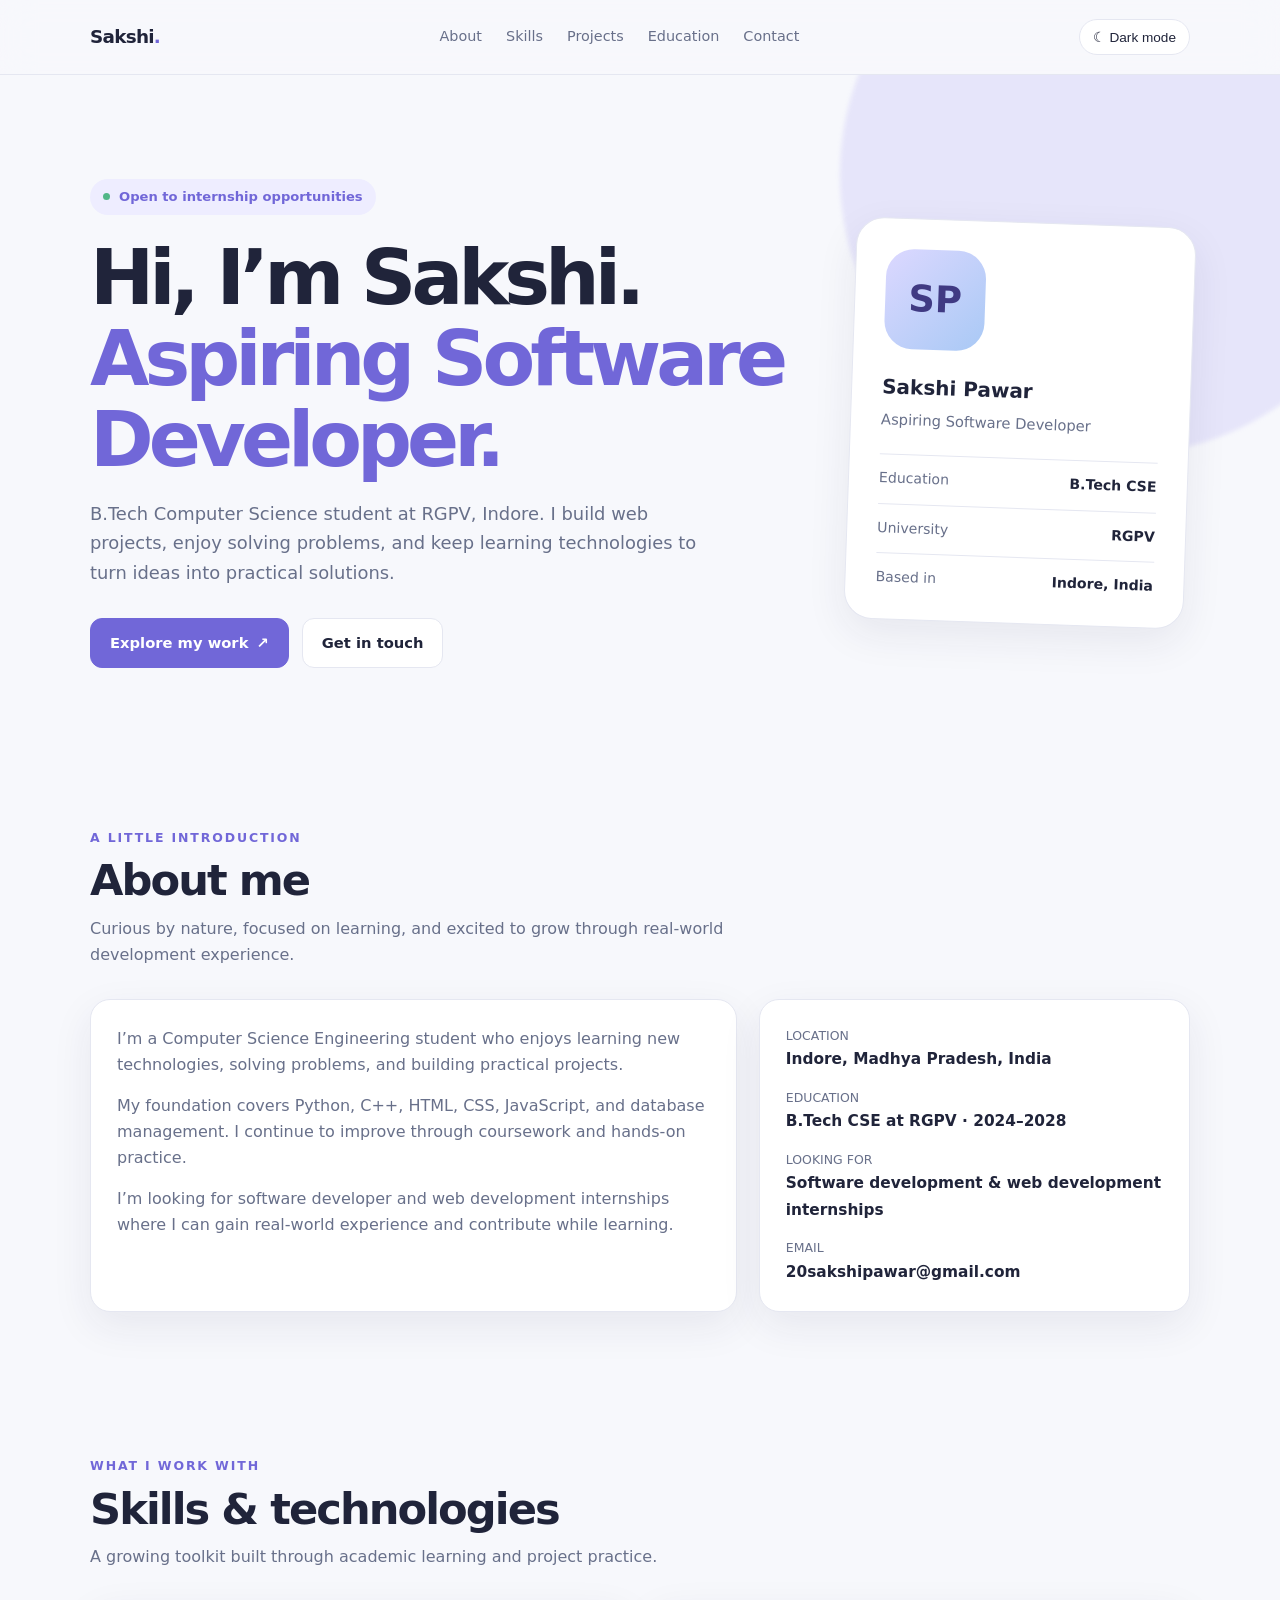
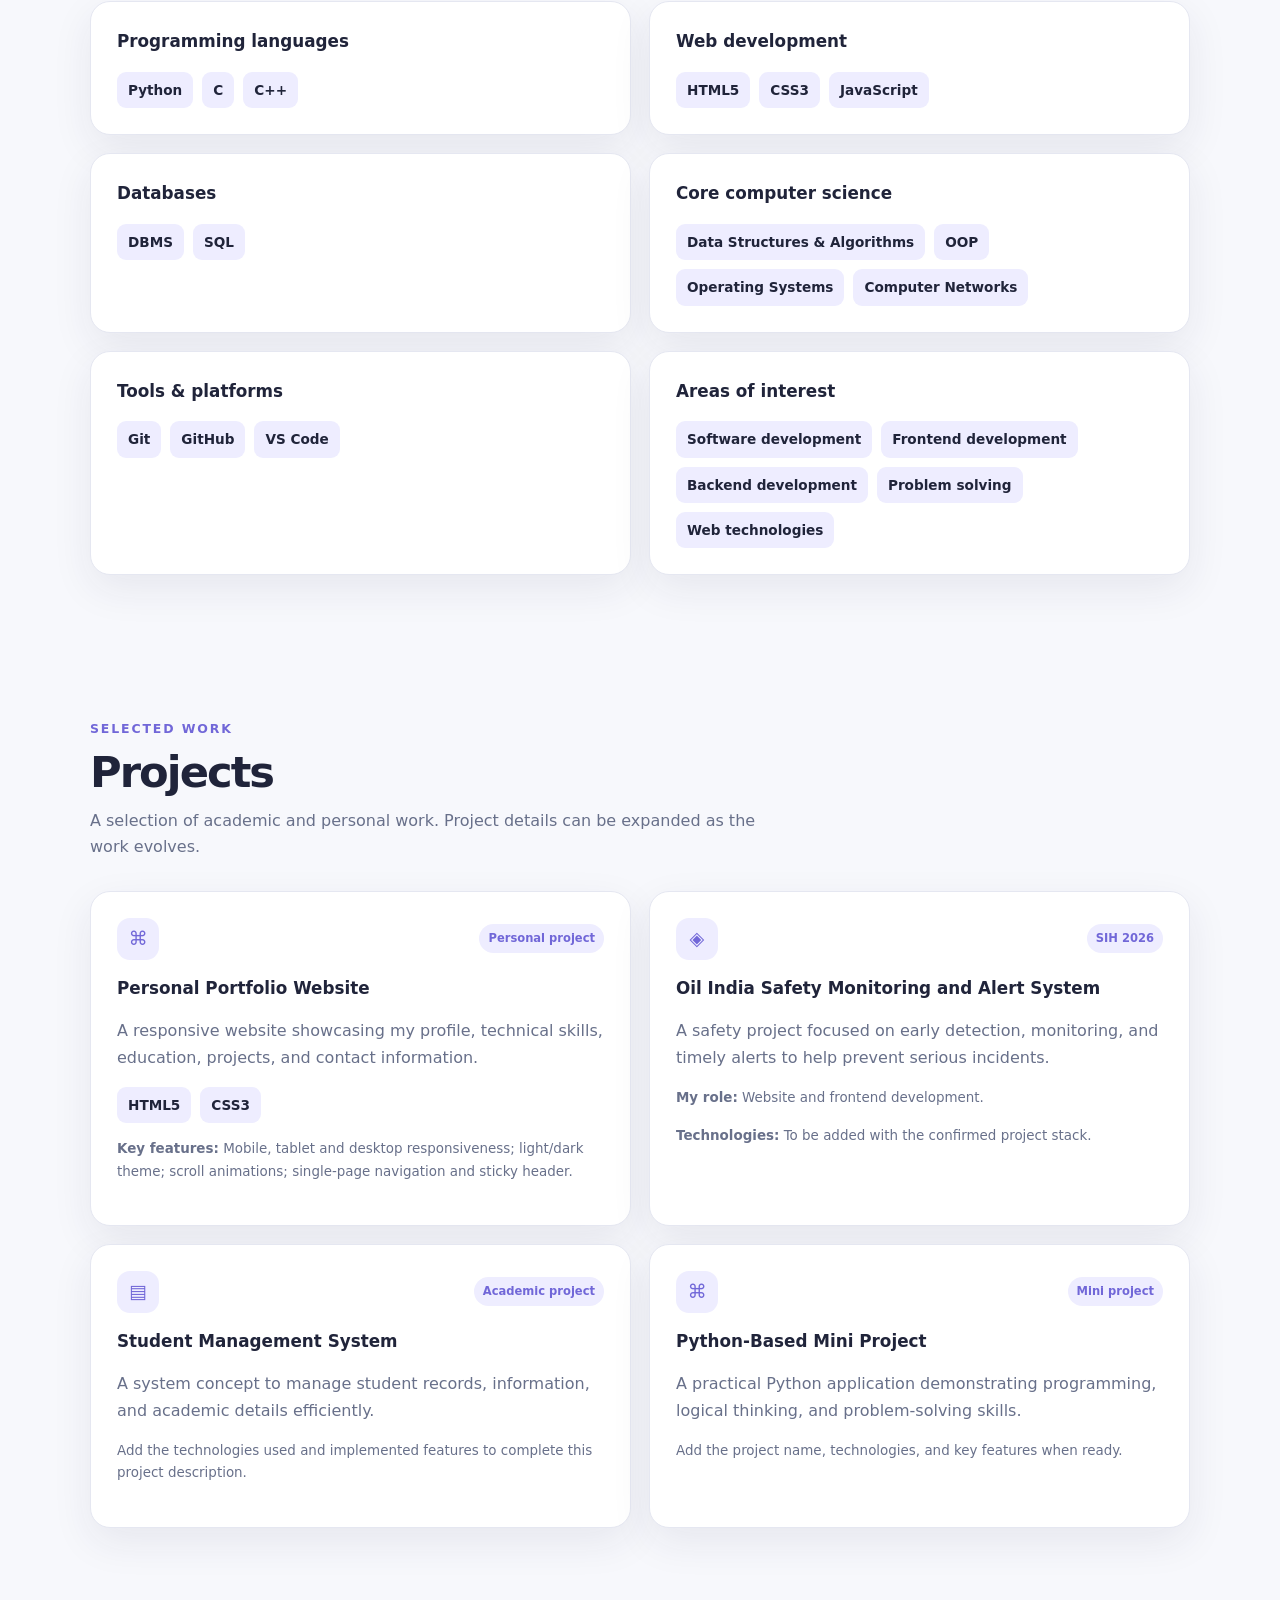
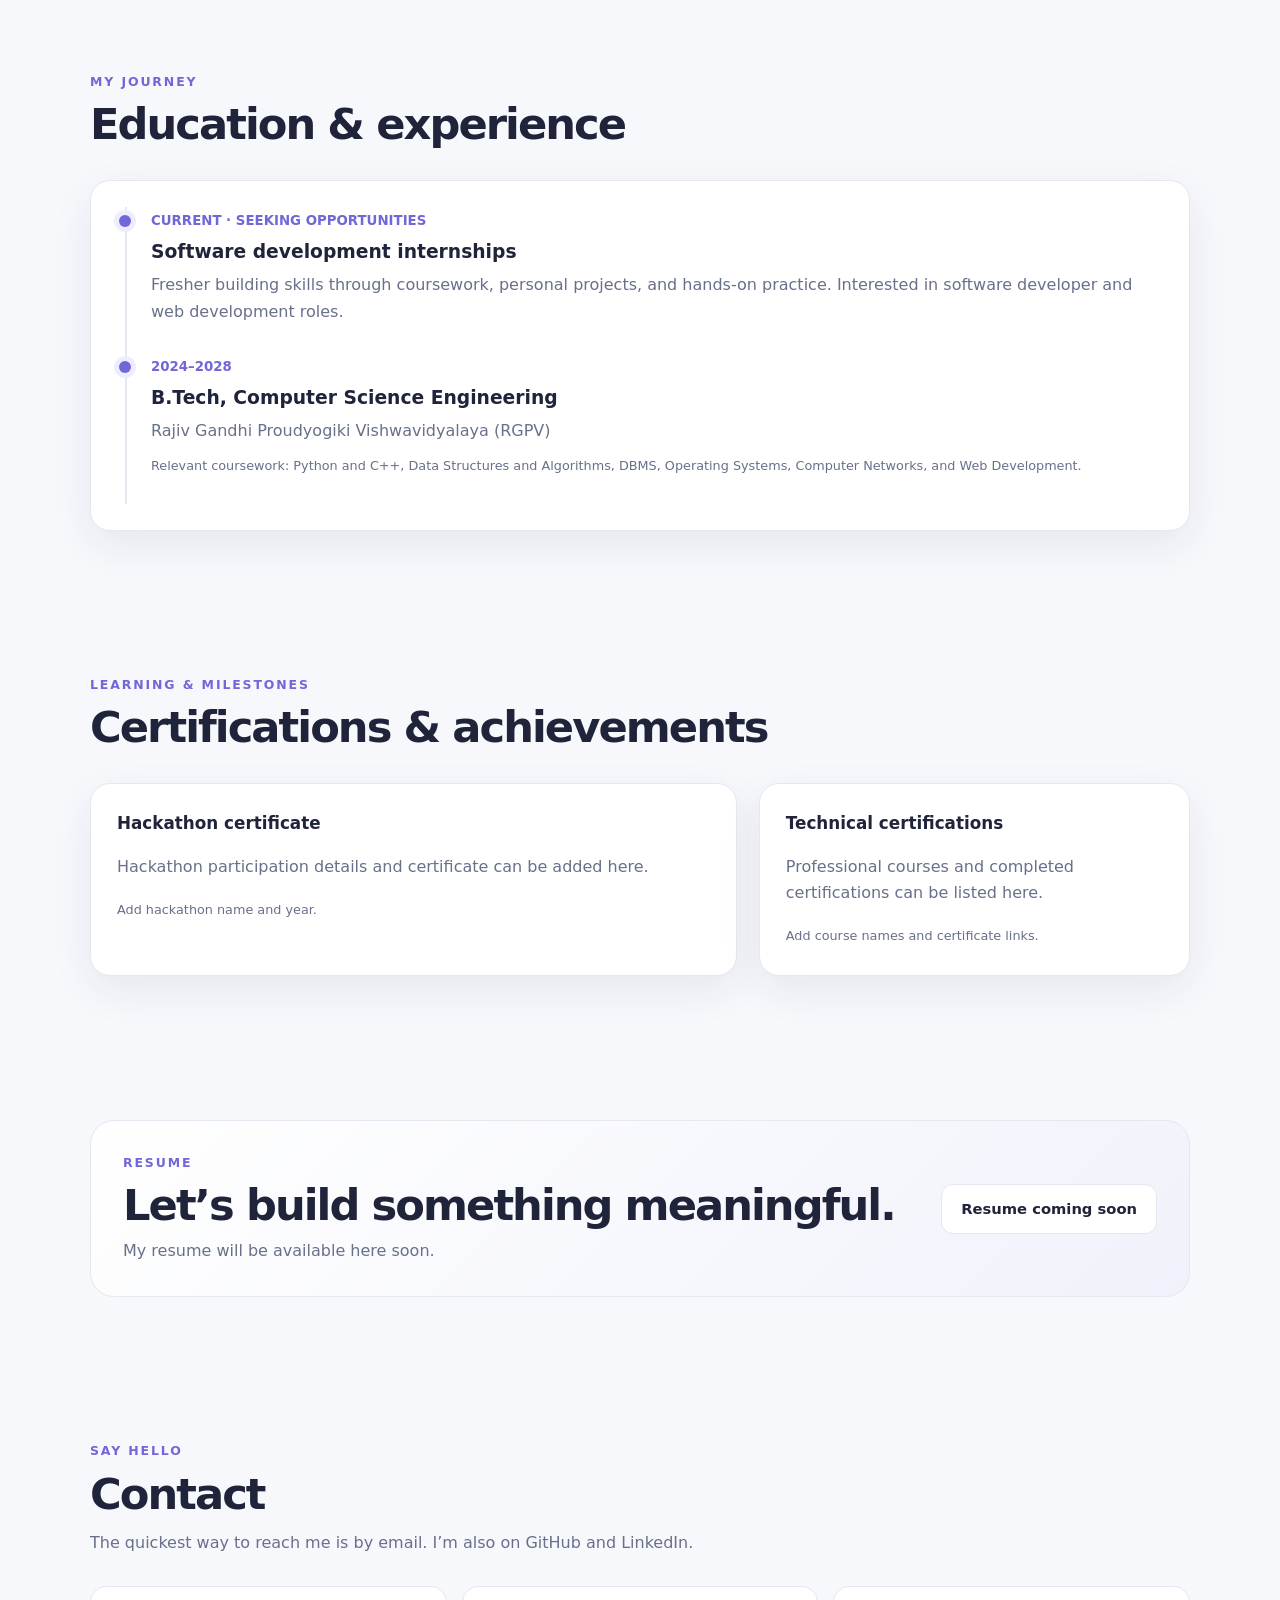
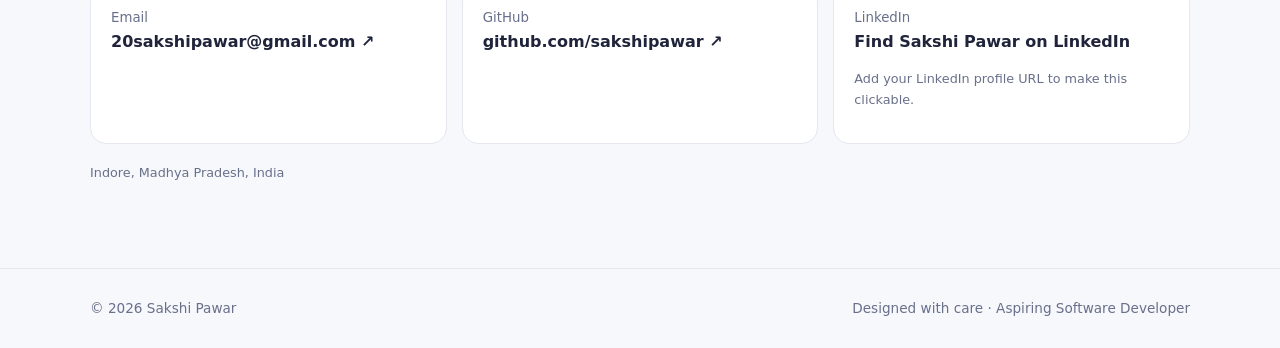
<file: index.html>
<!DOCTYPE html>
<html lang="en">
<head>
<meta charset="UTF-8">
<meta name="viewport" content="width=device-width, initial-scale=1.0">
<meta name="description" content="Sakshi Pawar — Aspiring Software Developer and B.Tech Computer Science student.">
<title>Sakshi Pawar | Aspiring Software Developer</title>
<link rel="stylesheet" href="style.css">

</head>
<body>
<header><div class="wrap nav">
  <a class="brand" href="#home">Sakshi<span>.</span></a>
  <nav aria-label="Main navigation"><a href="#about">About</a><a href="#skills">Skills</a><a href="#projects">Projects</a><a href="#education">Education</a><a href="#contact">Contact</a></nav>
  <div style="display:flex;gap:9px"><button class="theme" id="themeToggle" aria-label="Toggle color theme">☾ Dark mode</button><a class="theme menu" href="#contact">Contact</a></div>
</div></header>
<main>
<section class="hero" id="home"><div class="wrap hero-grid">
 <div>
  <div class="eyebrow"><span class="dot"></span> Open to internship opportunities</div>
  <h1>Hi, I’m Sakshi.<br><span>Aspiring Software Developer.</span></h1>
  <p class="lead">B.Tech Computer Science student at RGPV, Indore. I build web projects, enjoy solving problems, and keep learning technologies to turn ideas into practical solutions.</p>
  <div class="actions"><a class="btn primary" href="#projects">Explore my work <span>↗</span></a><a class="btn" href="mailto:20sakshipawar@gmail.com">Get in touch</a></div>
 </div>
 <aside class="profile-card">
  <div class="avatar">SP</div><h3>Sakshi Pawar</h3><p>Aspiring Software Developer</p>
  <div class="quick"><div><span>Education</span><strong>B.Tech CSE</strong></div><div><span>University</span><strong>RGPV</strong></div><div><span>Based in</span><strong>Indore, India</strong></div></div>
 </aside>
</div></section>

<section id="about"><div class="wrap">
 <div class="section-head"><div class="kicker">A little introduction</div><h2>About me</h2><p class="section-intro">Curious by nature, focused on learning, and excited to grow through real-world development experience.</p></div>
 <div class="about-grid">
  <div class="panel"><p>I’m a Computer Science Engineering student who enjoys learning new technologies, solving problems, and building practical projects.</p><p>My foundation covers Python, C++, HTML, CSS, JavaScript, and database management. I continue to improve through coursework and hands-on practice.</p><p>I’m looking for software developer and web development internships where I can gain real-world experience and contribute while learning.</p></div>
  <div class="panel facts"><div class="fact"><small>LOCATION</small><strong>Indore, Madhya Pradesh, India</strong></div><div class="fact"><small>EDUCATION</small><strong>B.Tech CSE at RGPV · 2024–2028</strong></div><div class="fact"><small>LOOKING FOR</small><strong>Software development & web development internships</strong></div><div class="fact"><small>EMAIL</small><strong>20sakshipawar@gmail.com</strong></div></div>
 </div>
</div></section>

<section id="skills"><div class="wrap">
 <div class="section-head"><div class="kicker">What I work with</div><h2>Skills & technologies</h2><p class="section-intro">A growing toolkit built through academic learning and project practice.</p></div>
 <div class="skills-grid">
  <article class="card skill-card"><h3>Programming languages</h3><div class="chips"><span class="chip">Python</span><span class="chip">C</span><span class="chip">C++</span></div></article>
  <article class="card skill-card"><h3>Web development</h3><div class="chips"><span class="chip">HTML5</span><span class="chip">CSS3</span><span class="chip">JavaScript</span></div></article>
  <article class="card skill-card"><h3>Databases</h3><div class="chips"><span class="chip">DBMS</span><span class="chip">SQL</span></div></article>
  <article class="card skill-card"><h3>Core computer science</h3><div class="chips"><span class="chip">Data Structures & Algorithms</span><span class="chip">OOP</span><span class="chip">Operating Systems</span><span class="chip">Computer Networks</span></div></article>
  <article class="card skill-card"><h3>Tools & platforms</h3><div class="chips"><span class="chip">Git</span><span class="chip">GitHub</span><span class="chip">VS Code</span></div></article>
  <article class="card skill-card"><h3>Areas of interest</h3><div class="chips"><span class="chip">Software development</span><span class="chip">Frontend development</span><span class="chip">Backend development</span><span class="chip">Problem solving</span><span class="chip">Web technologies</span></div></article>
 </div>
</div></section>

<section id="projects"><div class="wrap">
 <div class="section-head"><div class="kicker">Selected work</div><h2>Projects</h2><p class="section-intro">A selection of academic and personal work. Project details can be expanded as the work evolves.</p></div>
 <div class="projects">
  <article class="card"><div class="project-top"><div class="project-icon">⌘</div><span class="tag">Personal project</span></div><h3>Personal Portfolio Website</h3><p>A responsive website showcasing my profile, technical skills, education, projects, and contact information.</p><div class="chips"><span class="chip">HTML5</span><span class="chip">CSS3</span></div><p class="sub"><strong>Key features:</strong> Mobile, tablet and desktop responsiveness; light/dark theme; scroll animations; single-page navigation and sticky header.</p></article>
  <article class="card"><div class="project-top"><div class="project-icon">◈</div><span class="tag">SIH 2026</span></div><h3>Oil India Safety Monitoring and Alert System</h3><p>A safety project focused on early detection, monitoring, and timely alerts to help prevent serious incidents.</p><p class="sub"><strong>My role:</strong> Website and frontend development.</p><p class="sub"><strong>Technologies:</strong> To be added with the confirmed project stack.</p></article>
  <article class="card"><div class="project-top"><div class="project-icon">▤</div><span class="tag">Academic project</span></div><h3>Student Management System</h3><p>A system concept to manage student records, information, and academic details efficiently.</p><p class="sub">Add the technologies used and implemented features to complete this project description.</p></article>
  <article class="card"><div class="project-top"><div class="project-icon">⌘</div><span class="tag">Mini project</span></div><h3>Python-Based Mini Project</h3><p>A practical Python application demonstrating programming, logical thinking, and problem-solving skills.</p><p class="sub">Add the project name, technologies, and key features when ready.</p></article>
 </div>
</div></section>

<section id="education"><div class="wrap">
 <div class="section-head"><div class="kicker">My journey</div><h2>Education & experience</h2></div>
 <div class="panel"><div class="timeline">
  <div class="timeline-item"><small>CURRENT · SEEKING OPPORTUNITIES</small><h3>Software development internships</h3><p>Fresher building skills through coursework, personal projects, and hands-on practice. Interested in software developer and web development roles.</p></div>
  <div class="timeline-item"><small>2024–2028</small><h3>B.Tech, Computer Science Engineering</h3><p>Rajiv Gandhi Proudyogiki Vishwavidyalaya (RGPV)</p><p class="note" style="margin-top:10px">Relevant coursework: Python and C++, Data Structures and Algorithms, DBMS, Operating Systems, Computer Networks, and Web Development.</p></div>
 </div></div>
</div></section>

<section id="certifications"><div class="wrap">
 <div class="section-head"><div class="kicker">Learning & milestones</div><h2>Certifications & achievements</h2></div>
 <div class="about-grid">
  <div class="card"><h3>Hackathon certificate</h3><p>Hackathon participation details and certificate can be added here.</p><span class="note">Add hackathon name and year.</span></div>
  <div class="card"><h3>Technical certifications</h3><p>Professional courses and completed certifications can be listed here.</p><span class="note">Add course names and certificate links.</span></div>
 </div>
</div></section>

<section id="resume"><div class="wrap"><div class="callout"><div><div class="kicker">Resume</div><h2 style="margin-bottom:0">Let’s build something meaningful.</h2><p>My resume will be available here soon.</p></div><span class="btn" aria-disabled="true">Resume coming soon</span></div></div></section>

<section id="contact"><div class="wrap">
 <div class="section-head"><div class="kicker">Say hello</div><h2>Contact</h2><p class="section-intro">The quickest way to reach me is by email. I’m also on GitHub and LinkedIn.</p></div>
 <div class="contact-grid">
  <a class="contact-link" href="mailto:20sakshipawar@gmail.com"><small>Email</small><strong>20sakshipawar@gmail.com ↗</strong></a>
  <a class="contact-link" href="https://github.com/sakshipawar" target="_blank" rel="noopener noreferrer"><small>GitHub</small><strong>github.com/sakshipawar ↗</strong></a>
  <div class="contact-link"><small>LinkedIn</small><strong>Find Sakshi Pawar on LinkedIn</strong><p class="note">Add your LinkedIn profile URL to make this clickable.</p></div>
 </div>
 <p class="note" style="margin-top:18px">Indore, Madhya Pradesh, India</p>
</div></section>
</main>
<footer><div class="wrap"><span>© <span id="year"></span> Sakshi Pawar</span><span>Designed with care · Aspiring Software Developer</span></div></footer>
<script src="script.js"></script>
</body></html>
</file>
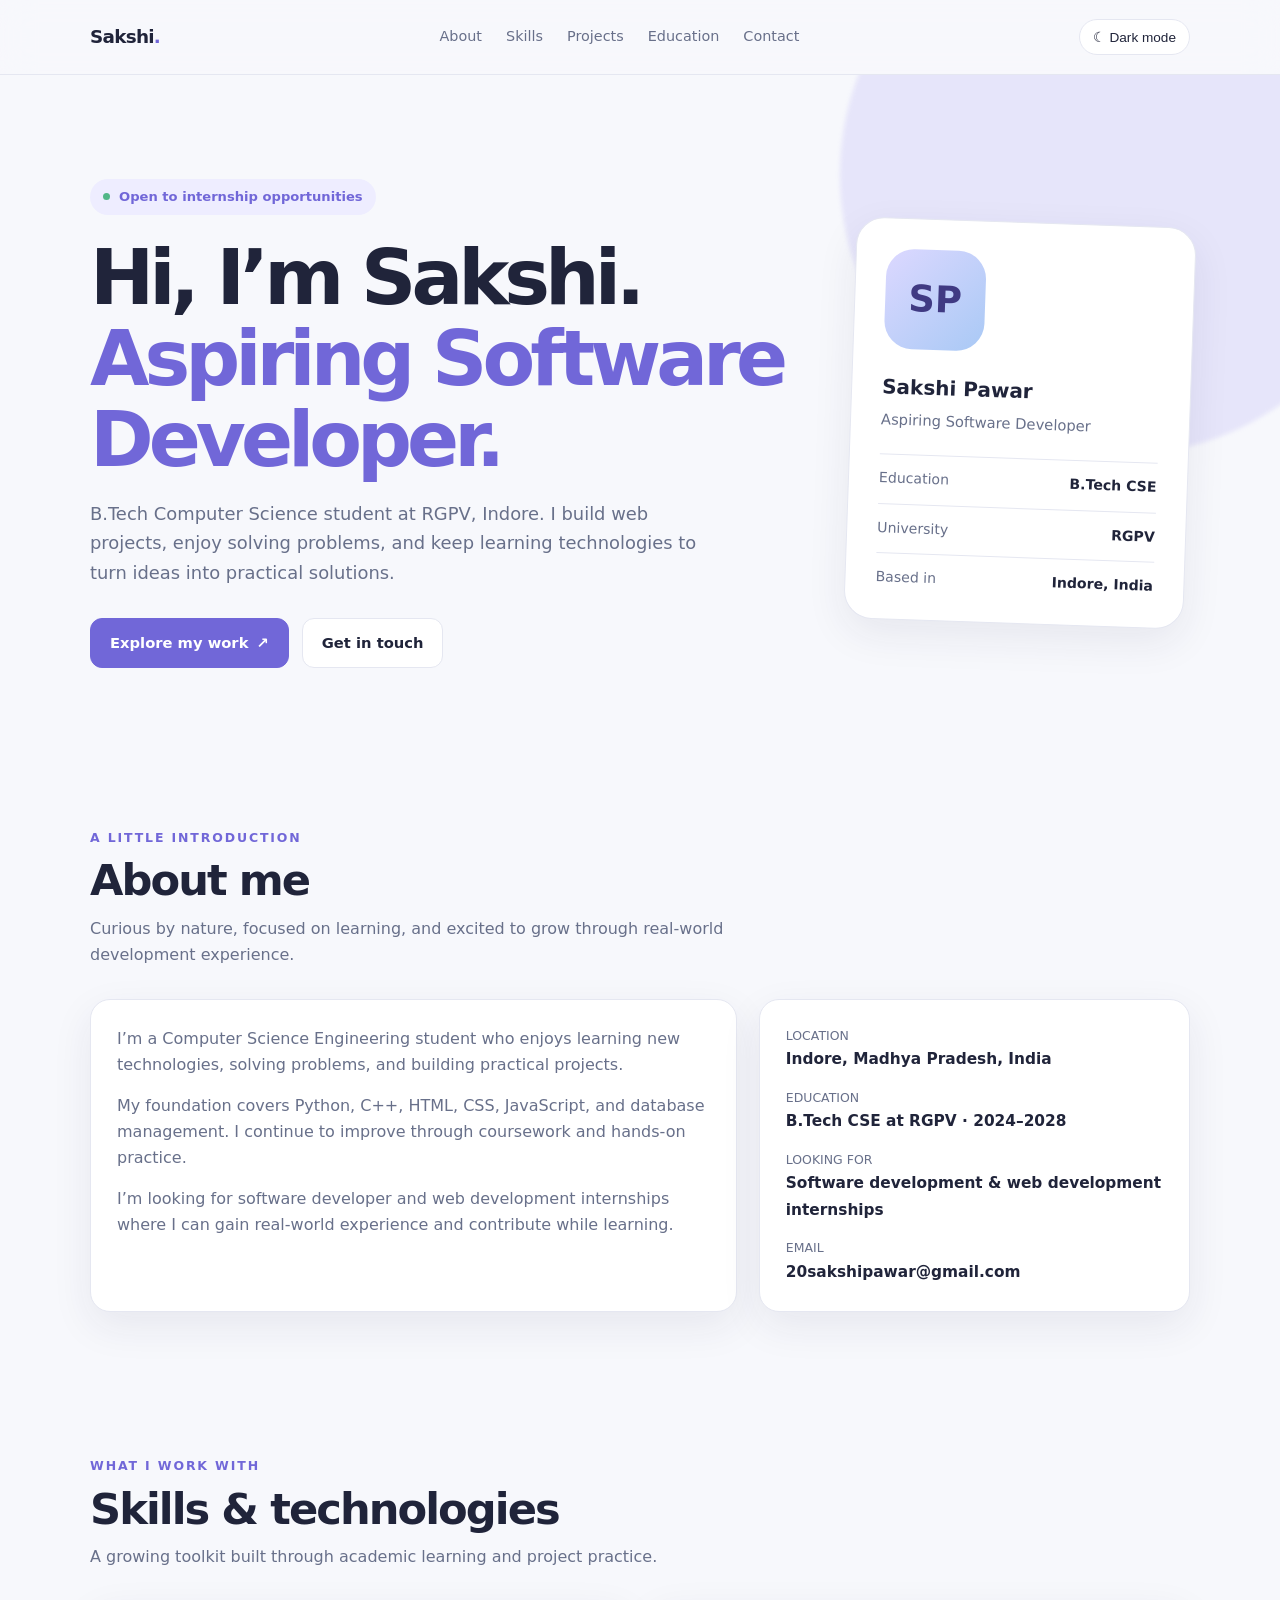
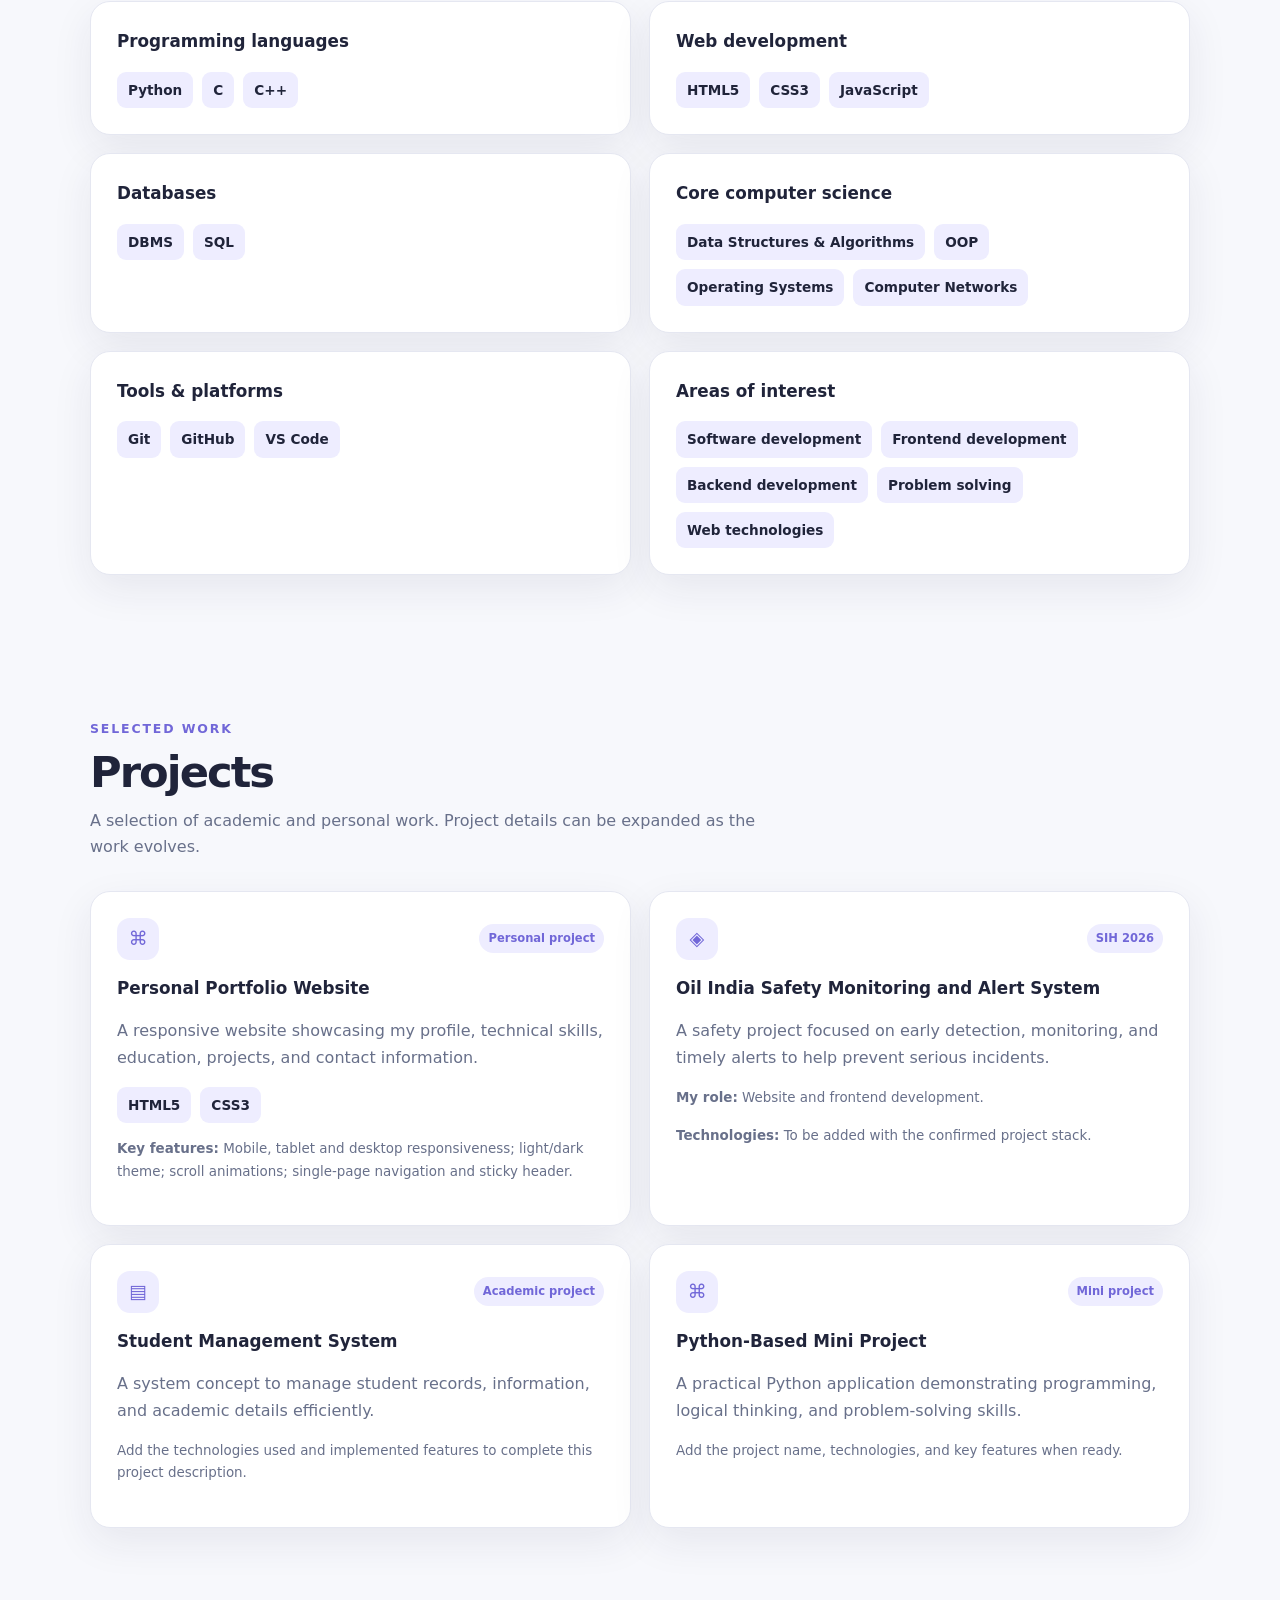
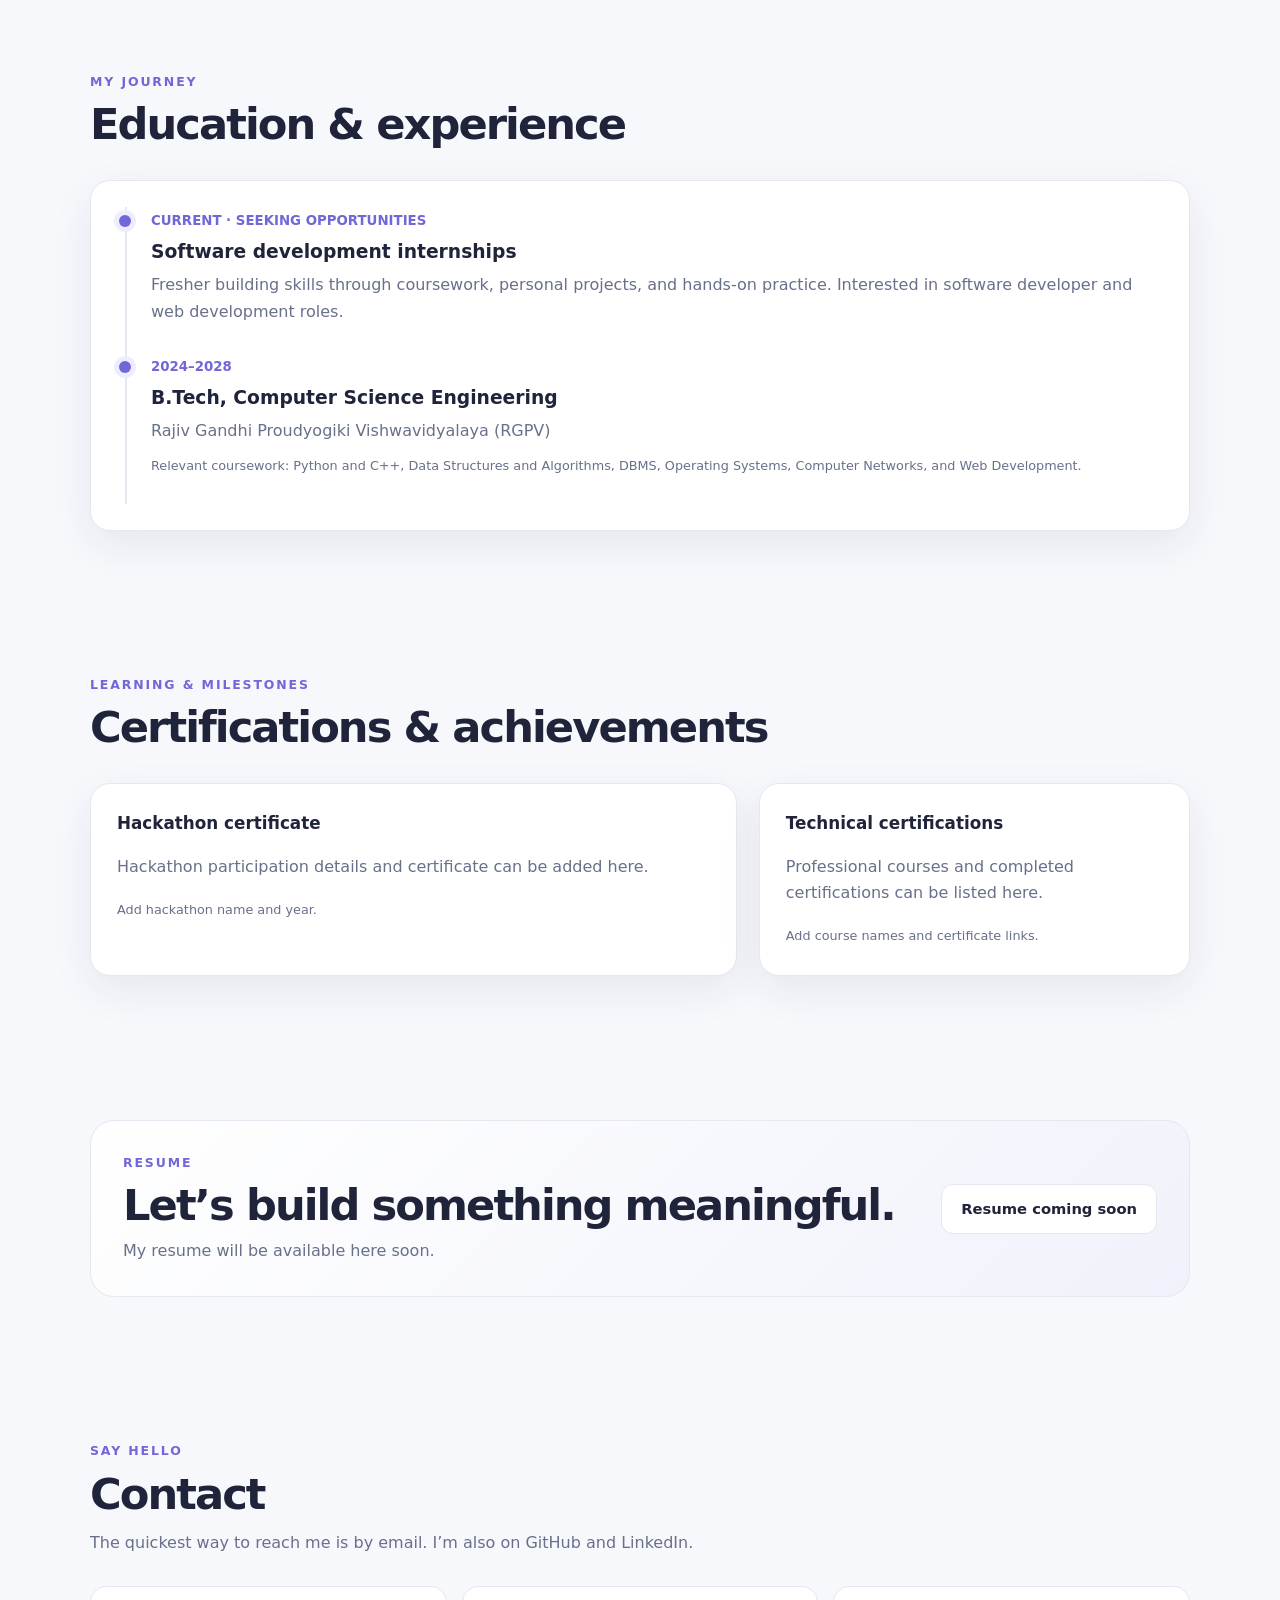
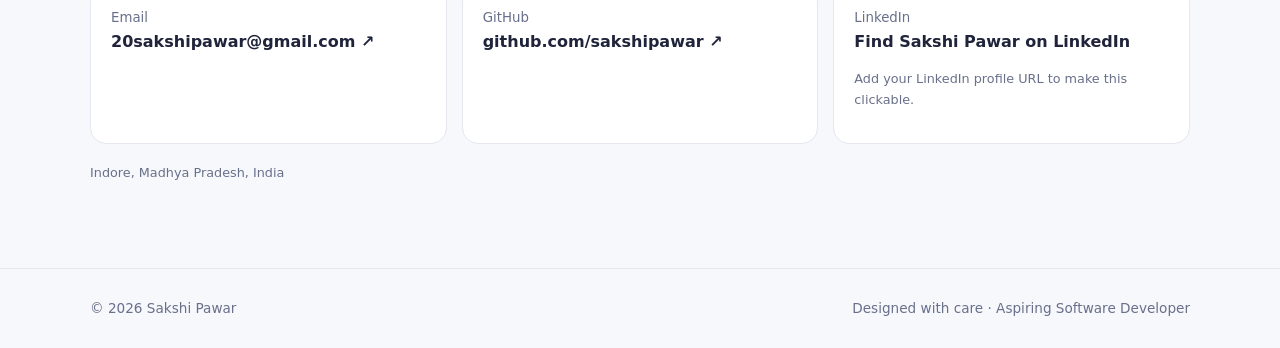
<file: sakshi_pawar_portfolio_website/index.html>
<!DOCTYPE html>
<html lang="en">
<head>
<meta charset="UTF-8">
<meta name="viewport" content="width=device-width, initial-scale=1.0">
<meta name="description" content="Sakshi Pawar — Aspiring Software Developer and B.Tech Computer Science student.">
<title>Sakshi Pawar | Aspiring Software Developer</title>
<link rel="stylesheet" href="style.css">

</head>
<body>
<header><div class="wrap nav">
  <a class="brand" href="#home">Sakshi<span>.</span></a>
  <nav aria-label="Main navigation"><a href="#about">About</a><a href="#skills">Skills</a><a href="#projects">Projects</a><a href="#education">Education</a><a href="#contact">Contact</a></nav>
  <div style="display:flex;gap:9px"><button class="theme" id="themeToggle" aria-label="Toggle color theme">☾ Dark mode</button><a class="theme menu" href="#contact">Contact</a></div>
</div></header>
<main>
<section class="hero" id="home"><div class="wrap hero-grid">
 <div>
  <div class="eyebrow"><span class="dot"></span> Open to internship opportunities</div>
  <h1>Hi, I’m Sakshi.<br><span>Aspiring Software Developer.</span></h1>
  <p class="lead">B.Tech Computer Science student at RGPV, Indore. I build web projects, enjoy solving problems, and keep learning technologies to turn ideas into practical solutions.</p>
  <div class="actions"><a class="btn primary" href="#projects">Explore my work <span>↗</span></a><a class="btn" href="mailto:20sakshipawar@gmail.com">Get in touch</a></div>
 </div>
 <aside class="profile-card">
  <div class="avatar">SP</div><h3>Sakshi Pawar</h3><p>Aspiring Software Developer</p>
  <div class="quick"><div><span>Education</span><strong>B.Tech CSE</strong></div><div><span>University</span><strong>RGPV</strong></div><div><span>Based in</span><strong>Indore, India</strong></div></div>
 </aside>
</div></section>

<section id="about"><div class="wrap">
 <div class="section-head"><div class="kicker">A little introduction</div><h2>About me</h2><p class="section-intro">Curious by nature, focused on learning, and excited to grow through real-world development experience.</p></div>
 <div class="about-grid">
  <div class="panel"><p>I’m a Computer Science Engineering student who enjoys learning new technologies, solving problems, and building practical projects.</p><p>My foundation covers Python, C++, HTML, CSS, JavaScript, and database management. I continue to improve through coursework and hands-on practice.</p><p>I’m looking for software developer and web development internships where I can gain real-world experience and contribute while learning.</p></div>
  <div class="panel facts"><div class="fact"><small>LOCATION</small><strong>Indore, Madhya Pradesh, India</strong></div><div class="fact"><small>EDUCATION</small><strong>B.Tech CSE at RGPV · 2024–2028</strong></div><div class="fact"><small>LOOKING FOR</small><strong>Software development & web development internships</strong></div><div class="fact"><small>EMAIL</small><strong>20sakshipawar@gmail.com</strong></div></div>
 </div>
</div></section>

<section id="skills"><div class="wrap">
 <div class="section-head"><div class="kicker">What I work with</div><h2>Skills & technologies</h2><p class="section-intro">A growing toolkit built through academic learning and project practice.</p></div>
 <div class="skills-grid">
  <article class="card skill-card"><h3>Programming languages</h3><div class="chips"><span class="chip">Python</span><span class="chip">C</span><span class="chip">C++</span></div></article>
  <article class="card skill-card"><h3>Web development</h3><div class="chips"><span class="chip">HTML5</span><span class="chip">CSS3</span><span class="chip">JavaScript</span></div></article>
  <article class="card skill-card"><h3>Databases</h3><div class="chips"><span class="chip">DBMS</span><span class="chip">SQL</span></div></article>
  <article class="card skill-card"><h3>Core computer science</h3><div class="chips"><span class="chip">Data Structures & Algorithms</span><span class="chip">OOP</span><span class="chip">Operating Systems</span><span class="chip">Computer Networks</span></div></article>
  <article class="card skill-card"><h3>Tools & platforms</h3><div class="chips"><span class="chip">Git</span><span class="chip">GitHub</span><span class="chip">VS Code</span></div></article>
  <article class="card skill-card"><h3>Areas of interest</h3><div class="chips"><span class="chip">Software development</span><span class="chip">Frontend development</span><span class="chip">Backend development</span><span class="chip">Problem solving</span><span class="chip">Web technologies</span></div></article>
 </div>
</div></section>

<section id="projects"><div class="wrap">
 <div class="section-head"><div class="kicker">Selected work</div><h2>Projects</h2><p class="section-intro">A selection of academic and personal work. Project details can be expanded as the work evolves.</p></div>
 <div class="projects">
  <article class="card"><div class="project-top"><div class="project-icon">⌘</div><span class="tag">Personal project</span></div><h3>Personal Portfolio Website</h3><p>A responsive website showcasing my profile, technical skills, education, projects, and contact information.</p><div class="chips"><span class="chip">HTML5</span><span class="chip">CSS3</span></div><p class="sub"><strong>Key features:</strong> Mobile, tablet and desktop responsiveness; light/dark theme; scroll animations; single-page navigation and sticky header.</p></article>
  <article class="card"><div class="project-top"><div class="project-icon">◈</div><span class="tag">SIH 2026</span></div><h3>Oil India Safety Monitoring and Alert System</h3><p>A safety project focused on early detection, monitoring, and timely alerts to help prevent serious incidents.</p><p class="sub"><strong>My role:</strong> Website and frontend development.</p><p class="sub"><strong>Technologies:</strong> To be added with the confirmed project stack.</p></article>
  <article class="card"><div class="project-top"><div class="project-icon">▤</div><span class="tag">Academic project</span></div><h3>Student Management System</h3><p>A system concept to manage student records, information, and academic details efficiently.</p><p class="sub">Add the technologies used and implemented features to complete this project description.</p></article>
  <article class="card"><div class="project-top"><div class="project-icon">⌘</div><span class="tag">Mini project</span></div><h3>Python-Based Mini Project</h3><p>A practical Python application demonstrating programming, logical thinking, and problem-solving skills.</p><p class="sub">Add the project name, technologies, and key features when ready.</p></article>
 </div>
</div></section>

<section id="education"><div class="wrap">
 <div class="section-head"><div class="kicker">My journey</div><h2>Education & experience</h2></div>
 <div class="panel"><div class="timeline">
  <div class="timeline-item"><small>CURRENT · SEEKING OPPORTUNITIES</small><h3>Software development internships</h3><p>Fresher building skills through coursework, personal projects, and hands-on practice. Interested in software developer and web development roles.</p></div>
  <div class="timeline-item"><small>2024–2028</small><h3>B.Tech, Computer Science Engineering</h3><p>Rajiv Gandhi Proudyogiki Vishwavidyalaya (RGPV)</p><p class="note" style="margin-top:10px">Relevant coursework: Python and C++, Data Structures and Algorithms, DBMS, Operating Systems, Computer Networks, and Web Development.</p></div>
 </div></div>
</div></section>

<section id="certifications"><div class="wrap">
 <div class="section-head"><div class="kicker">Learning & milestones</div><h2>Certifications & achievements</h2></div>
 <div class="about-grid">
  <div class="card"><h3>Hackathon certificate</h3><p>Hackathon participation details and certificate can be added here.</p><span class="note">Add hackathon name and year.</span></div>
  <div class="card"><h3>Technical certifications</h3><p>Professional courses and completed certifications can be listed here.</p><span class="note">Add course names and certificate links.</span></div>
 </div>
</div></section>

<section id="resume"><div class="wrap"><div class="callout"><div><div class="kicker">Resume</div><h2 style="margin-bottom:0">Let’s build something meaningful.</h2><p>My resume will be available here soon.</p></div><span class="btn" aria-disabled="true">Resume coming soon</span></div></div></section>

<section id="contact"><div class="wrap">
 <div class="section-head"><div class="kicker">Say hello</div><h2>Contact</h2><p class="section-intro">The quickest way to reach me is by email. I’m also on GitHub and LinkedIn.</p></div>
 <div class="contact-grid">
  <a class="contact-link" href="mailto:20sakshipawar@gmail.com"><small>Email</small><strong>20sakshipawar@gmail.com ↗</strong></a>
  <a class="contact-link" href="https://github.com/sakshipawar" target="_blank" rel="noopener noreferrer"><small>GitHub</small><strong>github.com/sakshipawar ↗</strong></a>
  <div class="contact-link"><small>LinkedIn</small><strong>Find Sakshi Pawar on LinkedIn</strong><p class="note">Add your LinkedIn profile URL to make this clickable.</p></div>
 </div>
 <p class="note" style="margin-top:18px">Indore, Madhya Pradesh, India</p>
</div></section>
</main>
<footer><div class="wrap"><span>© <span id="year"></span> Sakshi Pawar</span><span>Designed with care · Aspiring Software Developer</span></div></footer>
<script src="script.js"></script>
</body></html>
</file>
<file: style.css>
:root{
  --bg:#f7f8fc;--surface:#fff;--surface-2:#f0f2fb;--text:#20243a;--muted:#68708a;
  --accent:#7167d8;--accent-2:#9a8df0;--line:#e5e7f1;--shadow:0 14px 40px rgba(40,43,80,.08);
  --chip:#eeedff;--hero-glow:rgba(153,144,245,.18)
}
[data-theme="dark"]{
  --bg:#111322;--surface:#1a1d31;--surface-2:#232741;--text:#f1f2fb;--muted:#b0b5ce;
  --accent:#aaa0ff;--accent-2:#c1baff;--line:#303550;--shadow:0 14px 40px rgba(0,0,0,.25);
  --chip:#2a2b4a;--hero-glow:rgba(128,112,255,.14)
}
*{box-sizing:border-box}html{scroll-behavior:smooth;scroll-padding-top:90px}
body{margin:0;background:var(--bg);color:var(--text);font-family:Inter,ui-sans-serif,system-ui,-apple-system,"Segoe UI",sans-serif;line-height:1.65;transition:background .25s,color .25s}
a{color:inherit;text-decoration:none}.wrap{width:min(1100px,calc(100% - 40px));margin:auto}
header{position:sticky;top:0;z-index:10;background:color-mix(in srgb,var(--bg) 88%,transparent);backdrop-filter:blur(16px);border-bottom:1px solid var(--line)}
.nav{height:74px;display:flex;align-items:center;justify-content:space-between;gap:20px}
.brand{font-weight:800;letter-spacing:-.04em;font-size:1.15rem}.brand span{color:var(--accent)}
nav{display:flex;align-items:center;gap:24px;font-size:.9rem;color:var(--muted)}
nav a:hover{color:var(--accent)}.theme{border:1px solid var(--line);background:var(--surface);color:var(--text);border-radius:99px;padding:9px 13px;cursor:pointer;font-size:.85rem}
.menu{display:none}
.hero{padding:104px 0 88px;position:relative;overflow:hidden}
.hero:before{content:"";position:absolute;width:560px;height:560px;border-radius:50%;background:var(--hero-glow);filter:blur(2px);right:-120px;top:-180px;pointer-events:none}
.hero-grid{display:grid;grid-template-columns:1.35fr .65fr;align-items:center;gap:55px;position:relative}
.eyebrow{display:inline-flex;align-items:center;gap:9px;color:var(--accent);background:var(--chip);border-radius:99px;padding:7px 13px;font-size:.82rem;font-weight:700}
.dot{width:7px;height:7px;border-radius:50%;background:#52b788}
h1{font-size:clamp(2.8rem,6vw,5rem);line-height:1.06;letter-spacing:-.065em;margin:22px 0 18px}
h1 span{color:var(--accent)}.lead{font-size:1.12rem;color:var(--muted);max-width:620px}
.actions{display:flex;gap:13px;flex-wrap:wrap;margin-top:30px}
.btn{padding:12px 19px;border-radius:12px;font-weight:700;font-size:.92rem;display:inline-flex;align-items:center;justify-content:center;gap:8px;border:1px solid var(--line);background:var(--surface);transition:transform .2s,box-shadow .2s}
.btn:hover{transform:translateY(-3px);box-shadow:var(--shadow)}.btn.primary{background:var(--accent);border-color:var(--accent);color:white}
.profile-card{background:var(--surface);border:1px solid var(--line);border-radius:28px;padding:30px;box-shadow:var(--shadow);transform:rotate(2deg)}
.avatar{width:100px;height:100px;border-radius:28px;background:linear-gradient(135deg,#dcd8ff,#a9c9f5);display:grid;place-items:center;color:#403a83;font-size:2.3rem;font-weight:850;margin-bottom:22px}
.profile-card h3{margin:0 0 4px;font-size:1.25rem}.profile-card p{margin:0;color:var(--muted);font-size:.92rem}
.quick{display:grid;gap:13px;margin-top:22px}.quick div{display:flex;justify-content:space-between;gap:12px;font-size:.88rem;border-top:1px solid var(--line);padding-top:12px}.quick span:first-child{color:var(--muted)}
section{padding:72px 0}.section-head{margin-bottom:30px}.kicker{font-size:.78rem;text-transform:uppercase;letter-spacing:.15em;color:var(--accent);font-weight:800}
h2{font-size:clamp(1.9rem,4vw,2.7rem);letter-spacing:-.045em;line-height:1.15;margin:8px 0 10px}.section-intro{color:var(--muted);max-width:680px;margin:0}
.about-grid{display:grid;grid-template-columns:1.2fr .8fr;gap:22px}
.panel,.card{background:var(--surface);border:1px solid var(--line);border-radius:20px;padding:26px;box-shadow:var(--shadow)}
.panel p{color:var(--muted);margin:0 0 14px}.facts{display:grid;gap:15px}.fact small{display:block;color:var(--muted);font-size:.78rem}.fact strong{font-size:.96rem}
.skills-grid{display:grid;grid-template-columns:repeat(2,1fr);gap:18px}
.skill-card h3,.card h3{margin:0 0 16px;font-size:1.05rem}
.chips{display:flex;flex-wrap:wrap;gap:9px}.chip{background:var(--chip);color:var(--text);border-radius:9px;padding:7px 11px;font-size:.85rem;font-weight:650}
.interest{margin-top:18px}
.projects{display:grid;grid-template-columns:repeat(2,1fr);gap:18px}
.project-top{display:flex;justify-content:space-between;align-items:center;gap:12px;margin-bottom:15px}
.project-icon{width:42px;height:42px;border-radius:13px;background:var(--chip);display:grid;place-items:center;color:var(--accent);font-size:1.2rem}
.tag{font-size:.72rem;color:var(--accent);font-weight:800;background:var(--chip);padding:5px 9px;border-radius:99px}
.card p{color:var(--muted);margin:0 0 16px}.card .sub{font-size:.84rem;margin-top:15px}
.timeline{border-left:2px solid var(--line);padding-left:24px;margin-left:8px}.timeline-item{position:relative;padding:0 0 28px}.timeline-item:before{content:"";position:absolute;left:-32px;top:8px;width:12px;height:12px;border-radius:50%;background:var(--accent);box-shadow:0 0 0 5px var(--chip)}
.timeline-item small{color:var(--accent);font-weight:800}.timeline-item h3{margin:4px 0}.timeline-item p{margin:0;color:var(--muted)}
.callout{background:linear-gradient(135deg,var(--surface),var(--surface-2));border:1px solid var(--line);border-radius:24px;padding:32px;display:flex;align-items:center;justify-content:space-between;gap:25px}
.callout p{color:var(--muted);margin:7px 0 0}
.contact-grid{display:grid;grid-template-columns:repeat(3,1fr);gap:15px}
.contact-link{background:var(--surface);border:1px solid var(--line);border-radius:16px;padding:20px;display:block;transition:.2s}
.contact-link:hover{transform:translateY(-4px);border-color:var(--accent)}.contact-link small{display:block;color:var(--muted)}.contact-link strong{overflow-wrap:anywhere}
footer{padding:28px 0;border-top:1px solid var(--line);color:var(--muted);font-size:.85rem}
footer .wrap{display:flex;justify-content:space-between;gap:12px;flex-wrap:wrap}
.note{font-size:.8rem;color:var(--muted)}
@media(max-width:760px){
 nav{display:none}.menu{display:inline-flex}.hero{padding:72px 0 55px}.hero-grid,.about-grid{grid-template-columns:1fr}.profile-card{max-width:420px;transform:none}
 .skills-grid,.projects{grid-template-columns:1fr}.contact-grid{grid-template-columns:1fr}.callout{align-items:flex-start;flex-direction:column}
 section{padding:55px 0}
}
@media(prefers-reduced-motion:reduce){html{scroll-behavior:auto}*,*:before,*:after{transition:none!important}}
</file>
<file: sakshi_pawar_portfolio_website/style.css>
:root{
  --bg:#f7f8fc;--surface:#fff;--surface-2:#f0f2fb;--text:#20243a;--muted:#68708a;
  --accent:#7167d8;--accent-2:#9a8df0;--line:#e5e7f1;--shadow:0 14px 40px rgba(40,43,80,.08);
  --chip:#eeedff;--hero-glow:rgba(153,144,245,.18)
}
[data-theme="dark"]{
  --bg:#111322;--surface:#1a1d31;--surface-2:#232741;--text:#f1f2fb;--muted:#b0b5ce;
  --accent:#aaa0ff;--accent-2:#c1baff;--line:#303550;--shadow:0 14px 40px rgba(0,0,0,.25);
  --chip:#2a2b4a;--hero-glow:rgba(128,112,255,.14)
}
*{box-sizing:border-box}html{scroll-behavior:smooth;scroll-padding-top:90px}
body{margin:0;background:var(--bg);color:var(--text);font-family:Inter,ui-sans-serif,system-ui,-apple-system,"Segoe UI",sans-serif;line-height:1.65;transition:background .25s,color .25s}
a{color:inherit;text-decoration:none}.wrap{width:min(1100px,calc(100% - 40px));margin:auto}
header{position:sticky;top:0;z-index:10;background:color-mix(in srgb,var(--bg) 88%,transparent);backdrop-filter:blur(16px);border-bottom:1px solid var(--line)}
.nav{height:74px;display:flex;align-items:center;justify-content:space-between;gap:20px}
.brand{font-weight:800;letter-spacing:-.04em;font-size:1.15rem}.brand span{color:var(--accent)}
nav{display:flex;align-items:center;gap:24px;font-size:.9rem;color:var(--muted)}
nav a:hover{color:var(--accent)}.theme{border:1px solid var(--line);background:var(--surface);color:var(--text);border-radius:99px;padding:9px 13px;cursor:pointer;font-size:.85rem}
.menu{display:none}
.hero{padding:104px 0 88px;position:relative;overflow:hidden}
.hero:before{content:"";position:absolute;width:560px;height:560px;border-radius:50%;background:var(--hero-glow);filter:blur(2px);right:-120px;top:-180px;pointer-events:none}
.hero-grid{display:grid;grid-template-columns:1.35fr .65fr;align-items:center;gap:55px;position:relative}
.eyebrow{display:inline-flex;align-items:center;gap:9px;color:var(--accent);background:var(--chip);border-radius:99px;padding:7px 13px;font-size:.82rem;font-weight:700}
.dot{width:7px;height:7px;border-radius:50%;background:#52b788}
h1{font-size:clamp(2.8rem,6vw,5rem);line-height:1.06;letter-spacing:-.065em;margin:22px 0 18px}
h1 span{color:var(--accent)}.lead{font-size:1.12rem;color:var(--muted);max-width:620px}
.actions{display:flex;gap:13px;flex-wrap:wrap;margin-top:30px}
.btn{padding:12px 19px;border-radius:12px;font-weight:700;font-size:.92rem;display:inline-flex;align-items:center;justify-content:center;gap:8px;border:1px solid var(--line);background:var(--surface);transition:transform .2s,box-shadow .2s}
.btn:hover{transform:translateY(-3px);box-shadow:var(--shadow)}.btn.primary{background:var(--accent);border-color:var(--accent);color:white}
.profile-card{background:var(--surface);border:1px solid var(--line);border-radius:28px;padding:30px;box-shadow:var(--shadow);transform:rotate(2deg)}
.avatar{width:100px;height:100px;border-radius:28px;background:linear-gradient(135deg,#dcd8ff,#a9c9f5);display:grid;place-items:center;color:#403a83;font-size:2.3rem;font-weight:850;margin-bottom:22px}
.profile-card h3{margin:0 0 4px;font-size:1.25rem}.profile-card p{margin:0;color:var(--muted);font-size:.92rem}
.quick{display:grid;gap:13px;margin-top:22px}.quick div{display:flex;justify-content:space-between;gap:12px;font-size:.88rem;border-top:1px solid var(--line);padding-top:12px}.quick span:first-child{color:var(--muted)}
section{padding:72px 0}.section-head{margin-bottom:30px}.kicker{font-size:.78rem;text-transform:uppercase;letter-spacing:.15em;color:var(--accent);font-weight:800}
h2{font-size:clamp(1.9rem,4vw,2.7rem);letter-spacing:-.045em;line-height:1.15;margin:8px 0 10px}.section-intro{color:var(--muted);max-width:680px;margin:0}
.about-grid{display:grid;grid-template-columns:1.2fr .8fr;gap:22px}
.panel,.card{background:var(--surface);border:1px solid var(--line);border-radius:20px;padding:26px;box-shadow:var(--shadow)}
.panel p{color:var(--muted);margin:0 0 14px}.facts{display:grid;gap:15px}.fact small{display:block;color:var(--muted);font-size:.78rem}.fact strong{font-size:.96rem}
.skills-grid{display:grid;grid-template-columns:repeat(2,1fr);gap:18px}
.skill-card h3,.card h3{margin:0 0 16px;font-size:1.05rem}
.chips{display:flex;flex-wrap:wrap;gap:9px}.chip{background:var(--chip);color:var(--text);border-radius:9px;padding:7px 11px;font-size:.85rem;font-weight:650}
.interest{margin-top:18px}
.projects{display:grid;grid-template-columns:repeat(2,1fr);gap:18px}
.project-top{display:flex;justify-content:space-between;align-items:center;gap:12px;margin-bottom:15px}
.project-icon{width:42px;height:42px;border-radius:13px;background:var(--chip);display:grid;place-items:center;color:var(--accent);font-size:1.2rem}
.tag{font-size:.72rem;color:var(--accent);font-weight:800;background:var(--chip);padding:5px 9px;border-radius:99px}
.card p{color:var(--muted);margin:0 0 16px}.card .sub{font-size:.84rem;margin-top:15px}
.timeline{border-left:2px solid var(--line);padding-left:24px;margin-left:8px}.timeline-item{position:relative;padding:0 0 28px}.timeline-item:before{content:"";position:absolute;left:-32px;top:8px;width:12px;height:12px;border-radius:50%;background:var(--accent);box-shadow:0 0 0 5px var(--chip)}
.timeline-item small{color:var(--accent);font-weight:800}.timeline-item h3{margin:4px 0}.timeline-item p{margin:0;color:var(--muted)}
.callout{background:linear-gradient(135deg,var(--surface),var(--surface-2));border:1px solid var(--line);border-radius:24px;padding:32px;display:flex;align-items:center;justify-content:space-between;gap:25px}
.callout p{color:var(--muted);margin:7px 0 0}
.contact-grid{display:grid;grid-template-columns:repeat(3,1fr);gap:15px}
.contact-link{background:var(--surface);border:1px solid var(--line);border-radius:16px;padding:20px;display:block;transition:.2s}
.contact-link:hover{transform:translateY(-4px);border-color:var(--accent)}.contact-link small{display:block;color:var(--muted)}.contact-link strong{overflow-wrap:anywhere}
footer{padding:28px 0;border-top:1px solid var(--line);color:var(--muted);font-size:.85rem}
footer .wrap{display:flex;justify-content:space-between;gap:12px;flex-wrap:wrap}
.note{font-size:.8rem;color:var(--muted)}
@media(max-width:760px){
 nav{display:none}.menu{display:inline-flex}.hero{padding:72px 0 55px}.hero-grid,.about-grid{grid-template-columns:1fr}.profile-card{max-width:420px;transform:none}
 .skills-grid,.projects{grid-template-columns:1fr}.contact-grid{grid-template-columns:1fr}.callout{align-items:flex-start;flex-direction:column}
 section{padding:55px 0}
}
@media(prefers-reduced-motion:reduce){html{scroll-behavior:auto}*,*:before,*:after{transition:none!important}}
</file>
